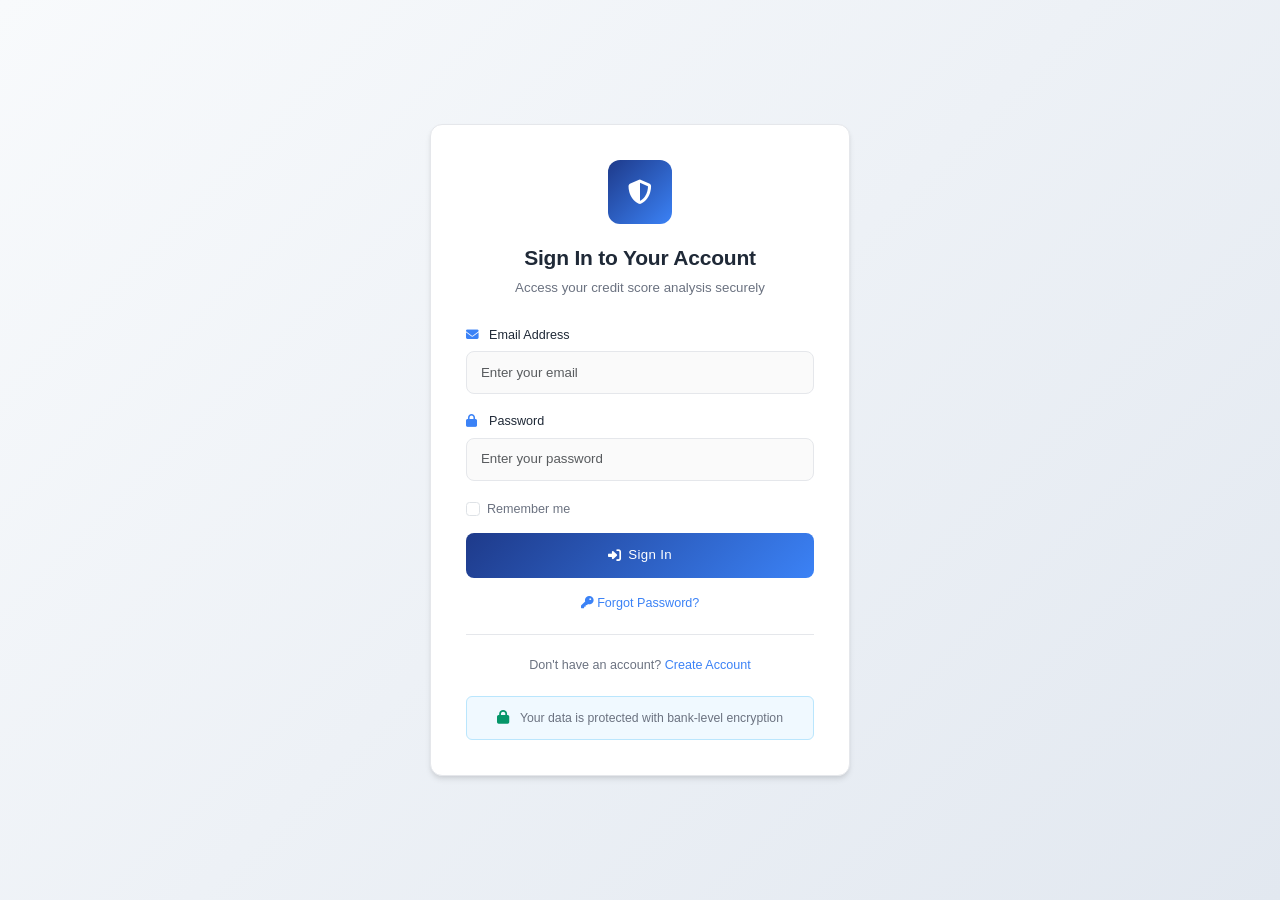
<file: index.html>
<!DOCTYPE html>
<html xmlns:th="http://www.thymeleaf.org" lang="en">
<head>
    <meta charset="UTF-8">
    <meta name="viewport" content="width=device-width, initial-scale=1.0">
    <title>SecureBank - Credit Score Analysis</title>
    <link href="https://cdn.jsdelivr.net/npm/bootstrap@5.3.0/dist/css/bootstrap.min.css" rel="stylesheet">
    <link rel="stylesheet" href="https://cdnjs.cloudflare.com/ajax/libs/font-awesome/6.4.0/css/all.min.css">
    <link rel="stylesheet" href="style.css">
</head>
<body>
    <!-- Navigation Bar (shown on upload and dashboard pages) -->
    <nav class="navbar navbar-expand-lg banking-navbar d-none" id="mainNavbar">
        <div class="container">
            <a class="navbar-brand" href="#">
                <i class="fas fa-shield-alt me-2"></i>
                <span>SecureBank</span>
            </a>
            <button class="navbar-toggler" type="button" data-bs-toggle="collapse" data-bs-target="#navbarNav">
                <span class="navbar-toggler-icon"></span>
            </button>
            <div class="collapse navbar-collapse" id="navbarNav">
                <ul class="navbar-nav ms-auto">
                    <li class="nav-item">
                        <a class="nav-link" href="#" onclick="showPage('upload')">
                            <i class="fas fa-upload me-1"></i> Upload
                        </a>
                    </li>
                    <li class="nav-item">
                        <a class="nav-link" href="#" onclick="showPage('dashboard')">
                            <i class="fas fa-chart-line me-1"></i> Dashboard
                        </a>
                    </li>
                    <li class="nav-item">
                        <a class="nav-link" href="#" onclick="logout()">
                            <i class="fas fa-sign-out-alt me-1"></i> Logout
                        </a>
                    </li>
                </ul>
            </div>
        </div>
    </nav>

    <!-- Login Page -->
    <div id="loginPage" class="page-container active">
        <div class="auth-container">
            <div class="auth-card">
                <div class="auth-header">
                    <div class="auth-logo">
                        <i class="fas fa-shield-alt"></i>
                    </div>
                    <h2 class="auth-title">Sign In to Your Account</h2>
                    <p class="auth-subtitle">Access your credit score analysis securely</p>
                </div>
                
                <form th:action="@{/login}" th:object="${loginForm}" method="post" class="auth-form">
                    <div class="form-group">
                        <label class="form-label" for="email">
                            <i class="fas fa-envelope me-2"></i>Email Address
                        </label>
                        <input type="email" 
                               class="form-control" 
                               id="email" 
                               th:field="*{email}" 
                               placeholder="Enter your email"
                               required>
                        <div class="invalid-feedback" th:if="${#fields.hasErrors('email')}" th:errors="*{email}"></div>
                    </div>
                    
                    <div class="form-group">
                        <label class="form-label" for="password">
                            <i class="fas fa-lock me-2"></i>Password
                        </label>
                        <input type="password" 
                               class="form-control" 
                               id="password" 
                               th:field="*{password}" 
                               placeholder="Enter your password"
                               required>
                        <div class="invalid-feedback" th:if="${#fields.hasErrors('password')}" th:errors="*{password}"></div>
                    </div>
                    
                    <div class="form-check mb-3">
                        <input class="form-check-input" type="checkbox" id="rememberMe" th:field="*{rememberMe}">
                        <label class="form-check-label" for="rememberMe">
                            Remember me
                        </label>
                    </div>
                    
                    <button type="submit" class="btn btn-primary btn-auth w-100 mb-3">
                        <i class="fas fa-sign-in-alt me-2"></i>Sign In
                    </button>
                    
                    <div class="auth-links">
                        <a href="#" class="forgot-link" th:href="@{/forgot-password}">
                            <i class="fas fa-key me-1"></i>Forgot Password?
                        </a>
                    </div>
                </form>
                
                <div class="auth-footer">
                    <p>Don't have an account? 
                        <a href="#" class="signup-link" onclick="showPage('signup')" th:href="@{/signup}">
                            Create Account
                        </a>
                    </p>
                </div>
                
                <div class="security-notice">
                    <i class="fas fa-lock me-2"></i>
                    <small>Your data is protected with bank-level encryption</small>
                </div>
            </div>
        </div>
    </div>

    <!-- Sign Up Page -->
    <div id="signupPage" class="page-container">
        <div class="auth-container">
            <div class="auth-card">
                <div class="auth-header">
                    <div class="auth-logo">
                        <i class="fas fa-user-plus"></i>
                    </div>
                    <h2 class="auth-title">Create Your Account</h2>
                    <p class="auth-subtitle">Join thousands of users improving their credit score</p>
                </div>
                
                <form th:action="@{/signup}" th:object="${signupForm}" method="post" class="auth-form">
                    <div class="form-group">
                        <label class="form-label" for="fullName">
                            <i class="fas fa-user me-2"></i>Full Name
                        </label>
                        <input type="text" 
                               class="form-control" 
                               id="fullName" 
                               th:field="*{fullName}" 
                               placeholder="Enter your full name"
                               required>
                        <div class="invalid-feedback" th:if="${#fields.hasErrors('fullName')}" th:errors="*{fullName}"></div>
                    </div>
                    
                    <div class="form-group">
                        <label class="form-label" for="signupEmail">
                            <i class="fas fa-envelope me-2"></i>Email Address
                        </label>
                        <input type="email" 
                               class="form-control" 
                               id="signupEmail" 
                               th:field="*{email}" 
                               placeholder="Enter your email"
                               required>
                        <div class="invalid-feedback" th:if="${#fields.hasErrors('email')}" th:errors="*{email}"></div>
                    </div>
                    
                    <div class="form-group">
                        <label class="form-label" for="phone">
                            <i class="fas fa-phone me-2"></i>Phone Number
                        </label>
                        <input type="tel" 
                               class="form-control" 
                               id="phone" 
                               th:field="*{phone}" 
                               placeholder="Enter your phone number"
                               required>
                        <div class="invalid-feedback" th:if="${#fields.hasErrors('phone')}" th:errors="*{phone}"></div>
                    </div>
                    
                    <div class="form-group">
                        <label class="form-label" for="signupPassword">
                            <i class="fas fa-lock me-2"></i>Password
                        </label>
                        <input type="password" 
                               class="form-control" 
                               id="signupPassword" 
                               th:field="*{password}" 
                               placeholder="Create a strong password"
                               required>
                        <div class="invalid-feedback" th:if="${#fields.hasErrors('password')}" th:errors="*{password}"></div>
                    </div>
                    
                    <div class="form-group">
                        <label class="form-label" for="confirmPassword">
                            <i class="fas fa-lock me-2"></i>Confirm Password
                        </label>
                        <input type="password" 
                               class="form-control" 
                               id="confirmPassword" 
                               th:field="*{confirmPassword}" 
                               placeholder="Confirm your password"
                               required>
                        <div class="invalid-feedback" th:if="${#fields.hasErrors('confirmPassword')}" th:errors="*{confirmPassword}"></div>
                    </div>
                    
                    <div class="form-check mb-3">
                        <input class="form-check-input" type="checkbox" id="agreeTerms" th:field="*{agreeTerms}" required>
                        <label class="form-check-label" for="agreeTerms">
                            I agree to the <a href="#" th:href="@{/terms}">Terms &amp; Conditions</a> and <a href="#" th:href="@{/privacy}">Privacy Policy</a>
                        </label>
                    </div>
                    
                    <button type="submit" class="btn btn-primary btn-auth w-100 mb-3">
                        <i class="fas fa-user-plus me-2"></i>Create Account
                    </button>
                </form>
                
                <div class="auth-footer">
                    <p>Already have an account? 
                        <a href="#" class="login-link" onclick="showPage('login')" th:href="@{/login}">
                            Sign In
                        </a>
                    </p>
                </div>
                
                <div class="security-notice">
                    <i class="fas fa-shield-alt me-2"></i>
                    <small>Your information is secured with 256-bit SSL encryption</small>
                </div>
            </div>
        </div>
    </div>

    <!-- Upload Page -->
    <div id="uploadPage" class="page-container">
        <div class="container mt-4">
            <div class="row justify-content-center">
                <div class="col-lg-8">
                    <div class="upload-header text-center mb-4">
                        <h2>Upload Bank Statements</h2>
                        <p class="text-muted">Upload your bank statements to analyze your credit score</p>
                    </div>
                    
                    <div class="card upload-card">
                        <div class="card-body p-4">
                            <form th:action="@{/upload}" th:object="${uploadForm}" method="post" enctype="multipart/form-data">
                                <div class="upload-zone" id="uploadZone">
                                    <div class="upload-content">
                                        <i class="fas fa-cloud-upload-alt upload-icon"></i>
                                        <h4>Drag and drop files here</h4>
                                        <p class="text-muted mb-3">Or click to select files</p>
                                        <input type="file" 
                                               class="form-control d-none" 
                                               id="fileInput" 
                                               th:field="*{files}" 
                                               multiple 
                                               accept=".pdf,.csv,.xlsx,.xls">
                                        <button type="button" class="btn btn-outline-primary" onclick="document.getElementById('fileInput').click()">
                                            <i class="fas fa-folder-open me-2"></i>Select Files
                                        </button>
                                    </div>
                                </div>
                                
                                <div class="upload-info mt-3">
                                    <div class="row text-center">
                                        <div class="col-md-4">
                                            <i class="fas fa-file-pdf text-danger"></i>
                                            <small class="d-block">PDF</small>
                                        </div>
                                        <div class="col-md-4">
                                            <i class="fas fa-file-csv text-success"></i>
                                            <small class="d-block">CSV</small>
                                        </div>
                                        <div class="col-md-4">
                                            <i class="fas fa-file-excel text-primary"></i>
                                            <small class="d-block">Excel</small>
                                        </div>
                                    </div>
                                    <p class="text-center text-muted mt-2 mb-0">
                                        <small>Maximum file size: 10MB per file</small>
                                    </p>
                                </div>
                                
                                <div class="uploaded-files mt-4" id="uploadedFiles" style="display: none;">
                                    <h6><i class="fas fa-file-alt me-2"></i>Uploaded Files:</h6>
                                    <div class="file-list" id="fileList"></div>
                                </div>
                                
                                <div class="upload-progress mt-3" id="uploadProgress" style="display: none;">
                                    <div class="progress">
                                        <div class="progress-bar progress-bar-striped progress-bar-animated" 
                                             role="progressbar" 
                                             style="width: 0%" 
                                             id="progressBar"></div>
                                    </div>
                                    <small class="text-muted mt-2 d-block" id="progressText">Uploading files...</small>
                                </div>
                                
                                <div class="d-grid gap-2 mt-4">
                                    <button type="submit" class="btn btn-primary btn-lg" id="uploadBtn" disabled>
                                        <i class="fas fa-upload me-2"></i>Upload Documents
                                    </button>
                                    <button type="button" class="btn btn-success btn-lg" id="analyzeBtn" style="display: none;" onclick="analyzeCredit()">
                                        <i class="fas fa-chart-line me-2"></i>Analyze Credit Score
                                    </button>
                                </div>
                            </form>
                        </div>
                    </div>
                    
                    <div class="security-info mt-4">
                        <div class="card">
                            <div class="card-body">
                                <h6><i class="fas fa-shield-alt text-success me-2"></i>Your Data is Secure</h6>
                                <ul class="list-unstyled mb-0">
                                    <li><i class="fas fa-check text-success me-2"></i>Bank-level encryption</li>
                                    <li><i class="fas fa-check text-success me-2"></i>Files processed securely</li>
                                    <li><i class="fas fa-check text-success me-2"></i>Data deleted after analysis</li>
                                </ul>
                            </div>
                        </div>
                    </div>
                </div>
            </div>
        </div>
    </div>

    <!-- Dashboard Page -->
    <div id="dashboardPage" class="page-container">
        <div class="container mt-4">
            <div class="dashboard-header mb-4">
                <div class="row align-items-center">
                    <div class="col">
                        <h2>Credit Score Dashboard</h2>
                        <p class="text-muted mb-0">Your comprehensive credit analysis</p>
                    </div>
                    <div class="col-auto">
                        <span class="badge bg-success fs-6" th:text="'Last Updated: ' + ${lastUpdated}">Last Updated: Today</span>
                    </div>
                </div>
            </div>
            
            <!-- Credit Score Overview -->
            <div class="row mb-4">
                <div class="col-lg-4">
                    <div class="card credit-score-card">
                        <div class="card-body text-center">
                            <h5 class="card-title">Your Credit Score</h5>
                            <div class="credit-score-circle mb-3">
                                <div class="score-value" th:text="${creditScore.value}">750</div>
                                <div class="score-status" th:text="${creditScore.status}">Good</div>
                            </div>
                            <div class="score-range">
                                <small class="text-muted">Range: 300-850</small>
                            </div>
                            <div class="mt-3">
                                <div class="score-bar">
                                    <div class="score-progress" style="width: 60%;"></div>
                                    <div class="score-marker" style="left: 60%;"></div>
                                </div>
                                <div class="d-flex justify-content-between mt-1">
                                    <small>300</small>
                                    <small>850</small>
                                </div>
                            </div>
                        </div>
                    </div>
                </div>
                
                <div class="col-lg-8">
                    <div class="card">
                        <div class="card-body">
                            <h5 class="card-title">Credit Score Breakdown</h5>
                            <div class="breakdown-items">
                                <div class="breakdown-item" th:each="item : ${creditBreakdown}">
                                    <div class="d-flex justify-content-between align-items-center mb-2">
                                        <span th:text="${item.name}">Payment History</span>
                                        <span class="badge bg-primary" th:text="${item.value} + '%'">85%</span>
                                    </div>
                                    <div class="progress progress-sm">
                                        <div class="progress-bar" 
                                             th:style="'width: ' + ${item.value} + '%;'"
                                             style="width: 85%;">
                                        </div>
                                    </div>
                                </div>
                                
                                <!-- Static breakdown items for demo -->
                                <div class="breakdown-item">
                                    <div class="d-flex justify-content-between align-items-center mb-2">
                                        <span>Payment History</span>
                                        <span class="badge bg-primary">85%</span>
                                    </div>
                                    <div class="progress progress-sm">
                                        <div class="progress-bar" style="width: 85%;"></div>
                                    </div>
                                </div>
                                
                                <div class="breakdown-item">
                                    <div class="d-flex justify-content-between align-items-center mb-2">
                                        <span>Credit Utilization</span>
                                        <span class="badge bg-warning">65%</span>
                                    </div>
                                    <div class="progress progress-sm">
                                        <div class="progress-bar bg-warning" style="width: 65%;"></div>
                                    </div>
                                </div>
                                
                                <div class="breakdown-item">
                                    <div class="d-flex justify-content-between align-items-center mb-2">
                                        <span>Credit History Length</span>
                                        <span class="badge bg-info">75%</span>
                                    </div>
                                    <div class="progress progress-sm">
                                        <div class="progress-bar bg-info" style="width: 75%;"></div>
                                    </div>
                                </div>
                                
                                <div class="breakdown-item">
                                    <div class="d-flex justify-content-between align-items-center mb-2">
                                        <span>New Credit Accounts</span>
                                        <span class="badge bg-secondary">70%</span>
                                    </div>
                                    <div class="progress progress-sm">
                                        <div class="progress-bar bg-secondary" style="width: 70%;"></div>
                                    </div>
                                </div>
                                
                                <div class="breakdown-item">
                                    <div class="d-flex justify-content-between align-items-center mb-2">
                                        <span>Credit Mix</span>
                                        <span class="badge bg-success">80%</span>
                                    </div>
                                    <div class="progress progress-sm">
                                        <div class="progress-bar bg-success" style="width: 80%;"></div>
                                    </div>
                                </div>
                            </div>
                        </div>
                    </div>
                </div>
            </div>
            
            <!-- Recommendations &amp; Account Overview -->
            <div class="row mb-4">
                <div class="col-lg-6">
                    <div class="card">
                        <div class="card-header">
                            <h6 class="card-title mb-0">
                                <i class="fas fa-lightbulb me-2 text-warning"></i>Recommendations
                            </h6>
                        </div>
                        <div class="card-body">
                            <div class="recommendations-list">
                                <div class="recommendation-item" th:each="recommendation : ${recommendations}">
                                    <i class="fas fa-arrow-right text-primary me-2"></i>
                                    <span th:text="${recommendation}">Pay down credit card balances</span>
                                </div>
                                
                                <!-- Static recommendations for demo -->
                                <div class="recommendation-item">
                                    <i class="fas fa-arrow-right text-primary me-2"></i>
                                    <span>Pay down credit card balances</span>
                                </div>
                                <div class="recommendation-item">
                                    <i class="fas fa-arrow-right text-primary me-2"></i>
                                    <span>Keep old accounts open</span>
                                </div>
                                <div class="recommendation-item">
                                    <i class="fas fa-arrow-right text-primary me-2"></i>
                                    <span>Limit new credit inquiries</span>
                                </div>
                                <div class="recommendation-item">
                                    <i class="fas fa-arrow-right text-primary me-2"></i>
                                    <span>Set up automatic payments</span>
                                </div>
                            </div>
                        </div>
                    </div>
                </div>
                
                <div class="col-lg-6">
                    <div class="card">
                        <div class="card-header">
                            <h6 class="card-title mb-0">
                                <i class="fas fa-chart-pie me-2 text-info"></i>Account Overview
                            </h6>
                        </div>
                        <div class="card-body">
                            <div class="row g-3">
                                <div class="col-6">
                                    <div class="overview-stat">
                                        <div class="stat-value">$12,450</div>
                                        <div class="stat-label">Total Credit Limit</div>
                                    </div>
                                </div>
                                <div class="col-6">
                                    <div class="overview-stat">
                                        <div class="stat-value">$3,280</div>
                                        <div class="stat-label">Current Balance</div>
                                    </div>
                                </div>
                                <div class="col-6">
                                    <div class="overview-stat">
                                        <div class="stat-value">26%</div>
                                        <div class="stat-label">Utilization Rate</div>
                                    </div>
                                </div>
                                <div class="col-6">
                                    <div class="overview-stat">
                                        <div class="stat-value">7</div>
                                        <div class="stat-label">Active Accounts</div>
                                    </div>
                                </div>
                            </div>
                        </div>
                    </div>
                </div>
            </div>
            
            <!-- Recent Transactions -->
            <div class="row">
                <div class="col-12">
                    <div class="card">
                        <div class="card-header">
                            <h6 class="card-title mb-0">
                                <i class="fas fa-history me-2 text-secondary"></i>Recent Transaction Analysis
                            </h6>
                        </div>
                        <div class="card-body">
                            <div class="table-responsive">
                                <table class="table table-hover">
                                    <thead>
                                        <tr>
                                            <th>Date</th>
                                            <th>Description</th>
                                            <th>Category</th>
                                            <th>Amount</th>
                                            <th>Impact</th>
                                        </tr>
                                    </thead>
                                    <tbody>
                                        <tr th:each="transaction : ${recentTransactions}">
                                            <td th:text="${transaction.date}">2024-01-15</td>
                                            <td th:text="${transaction.description}">Credit Card Payment</td>
                                            <td>
                                                <span class="badge bg-light text-dark" th:text="${transaction.category}">Payment</span>
                                            </td>
                                            <td th:text="${transaction.amount}">$500.00</td>
                                            <td>
                                                <span class="badge bg-success" th:text="${transaction.impact}">Positive</span>
                                            </td>
                                        </tr>
                                        
                                        <!-- Static transactions for demo -->
                                        <tr>
                                            <td>2024-01-15</td>
                                            <td>Credit Card Payment</td>
                                            <td><span class="badge bg-success">Payment</span></td>
                                            <td>$500.00</td>
                                            <td><span class="badge bg-success">Positive</span></td>
                                        </tr>
                                        <tr>
                                            <td>2024-01-12</td>
                                            <td>Online Purchase</td>
                                            <td><span class="badge bg-primary">Purchase</span></td>
                                            <td>$125.50</td>
                                            <td><span class="badge bg-warning">Neutral</span></td>
                                        </tr>
                                        <tr>
                                            <td>2024-01-10</td>
                                            <td>Salary Deposit</td>
                                            <td><span class="badge bg-info">Income</span></td>
                                            <td>$3,200.00</td>
                                            <td><span class="badge bg-success">Positive</span></td>
                                        </tr>
                                        <tr>
                                            <td>2024-01-08</td>
                                            <td>Rent Payment</td>
                                            <td><span class="badge bg-secondary">Bills</span></td>
                                            <td>$1,200.00</td>
                                            <td><span class="badge bg-success">Positive</span></td>
                                        </tr>
                                    </tbody>
                                </table>
                            </div>
                        </div>
                    </div>
                </div>
            </div>
        </div>
    </div>

    <!-- Scripts -->
    <script src="https://cdn.jsdelivr.net/npm/bootstrap@5.3.0/dist/js/bootstrap.bundle.min.js"></script>
    <script src="app.js"></script>
</body>
</html>
</file>
<file: style.css>
:root {
  /* Primitive Color Tokens */
  --color-white: rgba(255, 255, 255, 1);
  --color-black: rgba(0, 0, 0, 1);
  --color-cream-50: rgba(252, 252, 249, 1);
  --color-cream-100: rgba(255, 255, 253, 1);
  --color-gray-200: rgba(245, 245, 245, 1);
  --color-gray-300: rgba(167, 169, 169, 1);
  --color-gray-400: rgba(119, 124, 124, 1);
  --color-slate-500: rgba(98, 108, 113, 1);
  --color-brown-600: rgba(94, 82, 64, 1);
  --color-charcoal-700: rgba(31, 33, 33, 1);
  --color-charcoal-800: rgba(38, 40, 40, 1);
  --color-slate-900: rgba(19, 52, 59, 1);
  --color-teal-300: rgba(50, 184, 198, 1);
  --color-teal-400: rgba(45, 166, 178, 1);
  --color-teal-500: rgba(33, 128, 141, 1);
  --color-teal-600: rgba(29, 116, 128, 1);
  --color-teal-700: rgba(26, 104, 115, 1);
  --color-teal-800: rgba(41, 150, 161, 1);
  --color-red-400: rgba(255, 84, 89, 1);
  --color-red-500: rgba(192, 21, 47, 1);
  --color-orange-400: rgba(230, 129, 97, 1);
  --color-orange-500: rgba(168, 75, 47, 1);

  /* RGB versions for opacity control */
  --color-brown-600-rgb: 94, 82, 64;
  --color-teal-500-rgb: 33, 128, 141;
  --color-slate-900-rgb: 19, 52, 59;
  --color-slate-500-rgb: 98, 108, 113;
  --color-red-500-rgb: 192, 21, 47;
  --color-red-400-rgb: 255, 84, 89;
  --color-orange-500-rgb: 168, 75, 47;
  --color-orange-400-rgb: 230, 129, 97;

  /* Background color tokens (Light Mode) */
  --color-bg-1: rgba(59, 130, 246, 0.08); /* Light blue */
  --color-bg-2: rgba(245, 158, 11, 0.08); /* Light yellow */
  --color-bg-3: rgba(34, 197, 94, 0.08); /* Light green */
  --color-bg-4: rgba(239, 68, 68, 0.08); /* Light red */
  --color-bg-5: rgba(147, 51, 234, 0.08); /* Light purple */
  --color-bg-6: rgba(249, 115, 22, 0.08); /* Light orange */
  --color-bg-7: rgba(236, 72, 153, 0.08); /* Light pink */
  --color-bg-8: rgba(6, 182, 212, 0.08); /* Light cyan */

  /* Semantic Color Tokens (Light Mode) */
  --color-background: var(--color-cream-50);
  --color-surface: var(--color-cream-100);
  --color-text: var(--color-slate-900);
  --color-text-secondary: var(--color-slate-500);
  --color-primary: var(--color-teal-500);
  --color-primary-hover: var(--color-teal-600);
  --color-primary-active: var(--color-teal-700);
  --color-secondary: rgba(var(--color-brown-600-rgb), 0.12);
  --color-secondary-hover: rgba(var(--color-brown-600-rgb), 0.2);
  --color-secondary-active: rgba(var(--color-brown-600-rgb), 0.25);
  --color-border: rgba(var(--color-brown-600-rgb), 0.2);
  --color-btn-primary-text: var(--color-cream-50);
  --color-card-border: rgba(var(--color-brown-600-rgb), 0.12);
  --color-card-border-inner: rgba(var(--color-brown-600-rgb), 0.12);
  --color-error: var(--color-red-500);
  --color-success: var(--color-teal-500);
  --color-warning: var(--color-orange-500);
  --color-info: var(--color-slate-500);
  --color-focus-ring: rgba(var(--color-teal-500-rgb), 0.4);
  --color-select-caret: rgba(var(--color-slate-900-rgb), 0.8);

  /* Common style patterns */
  --focus-ring: 0 0 0 3px var(--color-focus-ring);
  --focus-outline: 2px solid var(--color-primary);
  --status-bg-opacity: 0.15;
  --status-border-opacity: 0.25;
  --select-caret-light: url("data:image/svg+xml,%3Csvg xmlns='http://www.w3.org/2000/svg' width='16' height='16' viewBox='0 0 24 24' fill='none' stroke='%23134252' stroke-width='2' stroke-linecap='round' stroke-linejoin='round'%3E%3Cpolyline points='6 9 12 15 18 9'%3E%3C/polyline%3E%3C/svg%3E");
  --select-caret-dark: url("data:image/svg+xml,%3Csvg xmlns='http://www.w3.org/2000/svg' width='16' height='16' viewBox='0 0 24 24' fill='none' stroke='%23f5f5f5' stroke-width='2' stroke-linecap='round' stroke-linejoin='round'%3E%3Cpolyline points='6 9 12 15 18 9'%3E%3C/polyline%3E%3C/svg%3E");

  /* RGB versions for opacity control */
  --color-success-rgb: 33, 128, 141;
  --color-error-rgb: 192, 21, 47;
  --color-warning-rgb: 168, 75, 47;
  --color-info-rgb: 98, 108, 113;

  /* Typography */
  --font-family-base: "FKGroteskNeue", "Geist", "Inter", -apple-system,
    BlinkMacSystemFont, "Segoe UI", Roboto, sans-serif;
  --font-family-mono: "Berkeley Mono", ui-monospace, SFMono-Regular, Menlo,
    Monaco, Consolas, monospace;
  --font-size-xs: 11px;
  --font-size-sm: 12px;
  --font-size-base: 14px;
  --font-size-md: 14px;
  --font-size-lg: 16px;
  --font-size-xl: 18px;
  --font-size-2xl: 20px;
  --font-size-3xl: 24px;
  --font-size-4xl: 30px;
  --font-weight-normal: 400;
  --font-weight-medium: 500;
  --font-weight-semibold: 550;
  --font-weight-bold: 600;
  --line-height-tight: 1.2;
  --line-height-normal: 1.5;
  --letter-spacing-tight: -0.01em;

  /* Spacing */
  --space-0: 0;
  --space-1: 1px;
  --space-2: 2px;
  --space-4: 4px;
  --space-6: 6px;
  --space-8: 8px;
  --space-10: 10px;
  --space-12: 12px;
  --space-16: 16px;
  --space-20: 20px;
  --space-24: 24px;
  --space-32: 32px;

  /* Border Radius */
  --radius-sm: 6px;
  --radius-base: 8px;
  --radius-md: 10px;
  --radius-lg: 12px;
  --radius-full: 9999px;

  /* Shadows */
  --shadow-xs: 0 1px 2px rgba(0, 0, 0, 0.02);
  --shadow-sm: 0 1px 3px rgba(0, 0, 0, 0.04), 0 1px 2px rgba(0, 0, 0, 0.02);
  --shadow-md: 0 4px 6px -1px rgba(0, 0, 0, 0.04),
    0 2px 4px -1px rgba(0, 0, 0, 0.02);
  --shadow-lg: 0 10px 15px -3px rgba(0, 0, 0, 0.04),
    0 4px 6px -2px rgba(0, 0, 0, 0.02);
  --shadow-inset-sm: inset 0 1px 0 rgba(255, 255, 255, 0.15),
    inset 0 -1px 0 rgba(0, 0, 0, 0.03);

  /* Animation */
  --duration-fast: 150ms;
  --duration-normal: 250ms;
  --ease-standard: cubic-bezier(0.16, 1, 0.3, 1);

  /* Layout */
  --container-sm: 640px;
  --container-md: 768px;
  --container-lg: 1024px;
  --container-xl: 1280px;
}

/* Dark mode colors */
@media (prefers-color-scheme: dark) {
  :root {
    /* RGB versions for opacity control (Dark Mode) */
    --color-gray-400-rgb: 119, 124, 124;
    --color-teal-300-rgb: 50, 184, 198;
    --color-gray-300-rgb: 167, 169, 169;
    --color-gray-200-rgb: 245, 245, 245;

    /* Background color tokens (Dark Mode) */
    --color-bg-1: rgba(29, 78, 216, 0.15); /* Dark blue */
    --color-bg-2: rgba(180, 83, 9, 0.15); /* Dark yellow */
    --color-bg-3: rgba(21, 128, 61, 0.15); /* Dark green */
    --color-bg-4: rgba(185, 28, 28, 0.15); /* Dark red */
    --color-bg-5: rgba(107, 33, 168, 0.15); /* Dark purple */
    --color-bg-6: rgba(194, 65, 12, 0.15); /* Dark orange */
    --color-bg-7: rgba(190, 24, 93, 0.15); /* Dark pink */
    --color-bg-8: rgba(8, 145, 178, 0.15); /* Dark cyan */

    /* Semantic Color Tokens (Dark Mode) */
    --color-background: var(--color-charcoal-700);
    --color-surface: var(--color-charcoal-800);
    --color-text: var(--color-gray-200);
    --color-text-secondary: rgba(var(--color-gray-300-rgb), 0.7);
    --color-primary: var(--color-teal-300);
    --color-primary-hover: var(--color-teal-400);
    --color-primary-active: var(--color-teal-800);
    --color-secondary: rgba(var(--color-gray-400-rgb), 0.15);
    --color-secondary-hover: rgba(var(--color-gray-400-rgb), 0.25);
    --color-secondary-active: rgba(var(--color-gray-400-rgb), 0.3);
    --color-border: rgba(var(--color-gray-400-rgb), 0.3);
    --color-error: var(--color-red-400);
    --color-success: var(--color-teal-300);
    --color-warning: var(--color-orange-400);
    --color-info: var(--color-gray-300);
    --color-focus-ring: rgba(var(--color-teal-300-rgb), 0.4);
    --color-btn-primary-text: var(--color-slate-900);
    --color-card-border: rgba(var(--color-gray-400-rgb), 0.2);
    --color-card-border-inner: rgba(var(--color-gray-400-rgb), 0.15);
    --shadow-inset-sm: inset 0 1px 0 rgba(255, 255, 255, 0.1),
      inset 0 -1px 0 rgba(0, 0, 0, 0.15);
    --button-border-secondary: rgba(var(--color-gray-400-rgb), 0.2);
    --color-border-secondary: rgba(var(--color-gray-400-rgb), 0.2);
    --color-select-caret: rgba(var(--color-gray-200-rgb), 0.8);

    /* Common style patterns - updated for dark mode */
    --focus-ring: 0 0 0 3px var(--color-focus-ring);
    --focus-outline: 2px solid var(--color-primary);
    --status-bg-opacity: 0.15;
    --status-border-opacity: 0.25;
    --select-caret-light: url("data:image/svg+xml,%3Csvg xmlns='http://www.w3.org/2000/svg' width='16' height='16' viewBox='0 0 24 24' fill='none' stroke='%23134252' stroke-width='2' stroke-linecap='round' stroke-linejoin='round'%3E%3Cpolyline points='6 9 12 15 18 9'%3E%3C/polyline%3E%3C/svg%3E");
    --select-caret-dark: url("data:image/svg+xml,%3Csvg xmlns='http://www.w3.org/2000/svg' width='16' height='16' viewBox='0 0 24 24' fill='none' stroke='%23f5f5f5' stroke-width='2' stroke-linecap='round' stroke-linejoin='round'%3E%3Cpolyline points='6 9 12 15 18 9'%3E%3C/polyline%3E%3C/svg%3E");

    /* RGB versions for dark mode */
    --color-success-rgb: var(--color-teal-300-rgb);
    --color-error-rgb: var(--color-red-400-rgb);
    --color-warning-rgb: var(--color-orange-400-rgb);
    --color-info-rgb: var(--color-gray-300-rgb);
  }
}

/* Data attribute for manual theme switching */
[data-color-scheme="dark"] {
  /* RGB versions for opacity control (dark mode) */
  --color-gray-400-rgb: 119, 124, 124;
  --color-teal-300-rgb: 50, 184, 198;
  --color-gray-300-rgb: 167, 169, 169;
  --color-gray-200-rgb: 245, 245, 245;

  /* Colorful background palette - Dark Mode */
  --color-bg-1: rgba(29, 78, 216, 0.15); /* Dark blue */
  --color-bg-2: rgba(180, 83, 9, 0.15); /* Dark yellow */
  --color-bg-3: rgba(21, 128, 61, 0.15); /* Dark green */
  --color-bg-4: rgba(185, 28, 28, 0.15); /* Dark red */
  --color-bg-5: rgba(107, 33, 168, 0.15); /* Dark purple */
  --color-bg-6: rgba(194, 65, 12, 0.15); /* Dark orange */
  --color-bg-7: rgba(190, 24, 93, 0.15); /* Dark pink */
  --color-bg-8: rgba(8, 145, 178, 0.15); /* Dark cyan */

  /* Semantic Color Tokens (Dark Mode) */
  --color-background: var(--color-charcoal-700);
  --color-surface: var(--color-charcoal-800);
  --color-text: var(--color-gray-200);
  --color-text-secondary: rgba(var(--color-gray-300-rgb), 0.7);
  --color-primary: var(--color-teal-300);
  --color-primary-hover: var(--color-teal-400);
  --color-primary-active: var(--color-teal-800);
  --color-secondary: rgba(var(--color-gray-400-rgb), 0.15);
  --color-secondary-hover: rgba(var(--color-gray-400-rgb), 0.25);
  --color-secondary-active: rgba(var(--color-gray-400-rgb), 0.3);
  --color-border: rgba(var(--color-gray-400-rgb), 0.3);
  --color-error: var(--color-red-400);
  --color-success: var(--color-teal-300);
  --color-warning: var(--color-orange-400);
  --color-info: var(--color-gray-300);
  --color-focus-ring: rgba(var(--color-teal-300-rgb), 0.4);
  --color-btn-primary-text: var(--color-slate-900);
  --color-card-border: rgba(var(--color-gray-400-rgb), 0.15);
  --color-card-border-inner: rgba(var(--color-gray-400-rgb), 0.15);
  --shadow-inset-sm: inset 0 1px 0 rgba(255, 255, 255, 0.1),
    inset 0 -1px 0 rgba(0, 0, 0, 0.15);
  --color-border-secondary: rgba(var(--color-gray-400-rgb), 0.2);
  --color-select-caret: rgba(var(--color-gray-200-rgb), 0.8);

  /* Common style patterns - updated for dark mode */
  --focus-ring: 0 0 0 3px var(--color-focus-ring);
  --focus-outline: 2px solid var(--color-primary);
  --status-bg-opacity: 0.15;
  --status-border-opacity: 0.25;
  --select-caret-light: url("data:image/svg+xml,%3Csvg xmlns='http://www.w3.org/2000/svg' width='16' height='16' viewBox='0 0 24 24' fill='none' stroke='%23134252' stroke-width='2' stroke-linecap='round' stroke-linejoin='round'%3E%3Cpolyline points='6 9 12 15 18 9'%3E%3C/polyline%3E%3C/svg%3E");
  --select-caret-dark: url("data:image/svg+xml,%3Csvg xmlns='http://www.w3.org/2000/svg' width='16' height='16' viewBox='0 0 24 24' fill='none' stroke='%23f5f5f5' stroke-width='2' stroke-linecap='round' stroke-linejoin='round'%3E%3Cpolyline points='6 9 12 15 18 9'%3E%3C/polyline%3E%3C/svg%3E");

  /* RGB versions for dark mode */
  --color-success-rgb: var(--color-teal-300-rgb);
  --color-error-rgb: var(--color-red-400-rgb);
  --color-warning-rgb: var(--color-orange-400-rgb);
  --color-info-rgb: var(--color-gray-300-rgb);
}

[data-color-scheme="light"] {
  /* RGB versions for opacity control (light mode) */
  --color-brown-600-rgb: 94, 82, 64;
  --color-teal-500-rgb: 33, 128, 141;
  --color-slate-900-rgb: 19, 52, 59;

  /* Semantic Color Tokens (Light Mode) */
  --color-background: var(--color-cream-50);
  --color-surface: var(--color-cream-100);
  --color-text: var(--color-slate-900);
  --color-text-secondary: var(--color-slate-500);
  --color-primary: var(--color-teal-500);
  --color-primary-hover: var(--color-teal-600);
  --color-primary-active: var(--color-teal-700);
  --color-secondary: rgba(var(--color-brown-600-rgb), 0.12);
  --color-secondary-hover: rgba(var(--color-brown-600-rgb), 0.2);
  --color-secondary-active: rgba(var(--color-brown-600-rgb), 0.25);
  --color-border: rgba(var(--color-brown-600-rgb), 0.2);
  --color-btn-primary-text: var(--color-cream-50);
  --color-card-border: rgba(var(--color-brown-600-rgb), 0.12);
  --color-card-border-inner: rgba(var(--color-brown-600-rgb), 0.12);
  --color-error: var(--color-red-500);
  --color-success: var(--color-teal-500);
  --color-warning: var(--color-orange-500);
  --color-info: var(--color-slate-500);
  --color-focus-ring: rgba(var(--color-teal-500-rgb), 0.4);

  /* RGB versions for light mode */
  --color-success-rgb: var(--color-teal-500-rgb);
  --color-error-rgb: var(--color-red-500-rgb);
  --color-warning-rgb: var(--color-orange-500-rgb);
  --color-info-rgb: var(--color-slate-500-rgb);
}

/* Base styles */
html {
  font-size: var(--font-size-base);
  font-family: var(--font-family-base);
  line-height: var(--line-height-normal);
  color: var(--color-text);
  background-color: var(--color-background);
  -webkit-font-smoothing: antialiased;
  box-sizing: border-box;
}

body {
  margin: 0;
  padding: 0;
}

*,
*::before,
*::after {
  box-sizing: inherit;
}

/* Typography */
h1,
h2,
h3,
h4,
h5,
h6 {
  margin: 0;
  font-weight: var(--font-weight-semibold);
  line-height: var(--line-height-tight);
  color: var(--color-text);
  letter-spacing: var(--letter-spacing-tight);
}

h1 {
  font-size: var(--font-size-4xl);
}
h2 {
  font-size: var(--font-size-3xl);
}
h3 {
  font-size: var(--font-size-2xl);
}
h4 {
  font-size: var(--font-size-xl);
}
h5 {
  font-size: var(--font-size-lg);
}
h6 {
  font-size: var(--font-size-md);
}

p {
  margin: 0 0 var(--space-16) 0;
}

a {
  color: var(--color-primary);
  text-decoration: none;
  transition: color var(--duration-fast) var(--ease-standard);
}

a:hover {
  color: var(--color-primary-hover);
}

code,
pre {
  font-family: var(--font-family-mono);
  font-size: calc(var(--font-size-base) * 0.95);
  background-color: var(--color-secondary);
  border-radius: var(--radius-sm);
}

code {
  padding: var(--space-1) var(--space-4);
}

pre {
  padding: var(--space-16);
  margin: var(--space-16) 0;
  overflow: auto;
  border: 1px solid var(--color-border);
}

pre code {
  background: none;
  padding: 0;
}

/* Buttons */
.btn {
  display: inline-flex;
  align-items: center;
  justify-content: center;
  padding: var(--space-8) var(--space-16);
  border-radius: var(--radius-base);
  font-size: var(--font-size-base);
  font-weight: 500;
  line-height: 1.5;
  cursor: pointer;
  transition: all var(--duration-normal) var(--ease-standard);
  border: none;
  text-decoration: none;
  position: relative;
}

.btn:focus-visible {
  outline: none;
  box-shadow: var(--focus-ring);
}

.btn--primary {
  background: var(--color-primary);
  color: var(--color-btn-primary-text);
}

.btn--primary:hover {
  background: var(--color-primary-hover);
}

.btn--primary:active {
  background: var(--color-primary-active);
}

.btn--secondary {
  background: var(--color-secondary);
  color: var(--color-text);
}

.btn--secondary:hover {
  background: var(--color-secondary-hover);
}

.btn--secondary:active {
  background: var(--color-secondary-active);
}

.btn--outline {
  background: transparent;
  border: 1px solid var(--color-border);
  color: var(--color-text);
}

.btn--outline:hover {
  background: var(--color-secondary);
}

.btn--sm {
  padding: var(--space-4) var(--space-12);
  font-size: var(--font-size-sm);
  border-radius: var(--radius-sm);
}

.btn--lg {
  padding: var(--space-10) var(--space-20);
  font-size: var(--font-size-lg);
  border-radius: var(--radius-md);
}

.btn--full-width {
  width: 100%;
}

.btn:disabled {
  opacity: 0.5;
  cursor: not-allowed;
}

/* Form elements */
.form-control {
  display: block;
  width: 100%;
  padding: var(--space-8) var(--space-12);
  font-size: var(--font-size-md);
  line-height: 1.5;
  color: var(--color-text);
  background-color: var(--color-surface);
  border: 1px solid var(--color-border);
  border-radius: var(--radius-base);
  transition: border-color var(--duration-fast) var(--ease-standard),
    box-shadow var(--duration-fast) var(--ease-standard);
}

textarea.form-control {
  font-family: var(--font-family-base);
  font-size: var(--font-size-base);
}

select.form-control {
  padding: var(--space-8) var(--space-12);
  -webkit-appearance: none;
  -moz-appearance: none;
  appearance: none;
  background-image: var(--select-caret-light);
  background-repeat: no-repeat;
  background-position: right var(--space-12) center;
  background-size: 16px;
  padding-right: var(--space-32);
}

/* Add a dark mode specific caret */
@media (prefers-color-scheme: dark) {
  select.form-control {
    background-image: var(--select-caret-dark);
  }
}

/* Also handle data-color-scheme */
[data-color-scheme="dark"] select.form-control {
  background-image: var(--select-caret-dark);
}

[data-color-scheme="light"] select.form-control {
  background-image: var(--select-caret-light);
}

.form-control:focus {
  border-color: var(--color-primary);
  outline: var(--focus-outline);
}

.form-label {
  display: block;
  margin-bottom: var(--space-8);
  font-weight: var(--font-weight-medium);
  font-size: var(--font-size-sm);
}

.form-group {
  margin-bottom: var(--space-16);
}

/* Card component */
.card {
  background-color: var(--color-surface);
  border-radius: var(--radius-lg);
  border: 1px solid var(--color-card-border);
  box-shadow: var(--shadow-sm);
  overflow: hidden;
  transition: box-shadow var(--duration-normal) var(--ease-standard);
}

.card:hover {
  box-shadow: var(--shadow-md);
}

.card__body {
  padding: var(--space-16);
}

.card__header,
.card__footer {
  padding: var(--space-16);
  border-bottom: 1px solid var(--color-card-border-inner);
}

/* Status indicators - simplified with CSS variables */
.status {
  display: inline-flex;
  align-items: center;
  padding: var(--space-6) var(--space-12);
  border-radius: var(--radius-full);
  font-weight: var(--font-weight-medium);
  font-size: var(--font-size-sm);
}

.status--success {
  background-color: rgba(
    var(--color-success-rgb, 33, 128, 141),
    var(--status-bg-opacity)
  );
  color: var(--color-success);
  border: 1px solid
    rgba(var(--color-success-rgb, 33, 128, 141), var(--status-border-opacity));
}

.status--error {
  background-color: rgba(
    var(--color-error-rgb, 192, 21, 47),
    var(--status-bg-opacity)
  );
  color: var(--color-error);
  border: 1px solid
    rgba(var(--color-error-rgb, 192, 21, 47), var(--status-border-opacity));
}

.status--warning {
  background-color: rgba(
    var(--color-warning-rgb, 168, 75, 47),
    var(--status-bg-opacity)
  );
  color: var(--color-warning);
  border: 1px solid
    rgba(var(--color-warning-rgb, 168, 75, 47), var(--status-border-opacity));
}

.status--info {
  background-color: rgba(
    var(--color-info-rgb, 98, 108, 113),
    var(--status-bg-opacity)
  );
  color: var(--color-info);
  border: 1px solid
    rgba(var(--color-info-rgb, 98, 108, 113), var(--status-border-opacity));
}

/* Container layout */
.container {
  width: 100%;
  margin-right: auto;
  margin-left: auto;
  padding-right: var(--space-16);
  padding-left: var(--space-16);
}

@media (min-width: 640px) {
  .container {
    max-width: var(--container-sm);
  }
}
@media (min-width: 768px) {
  .container {
    max-width: var(--container-md);
  }
}
@media (min-width: 1024px) {
  .container {
    max-width: var(--container-lg);
  }
}
@media (min-width: 1280px) {
  .container {
    max-width: var(--container-xl);
  }
}

/* Utility classes */
.flex {
  display: flex;
}
.flex-col {
  flex-direction: column;
}
.items-center {
  align-items: center;
}
.justify-center {
  justify-content: center;
}
.justify-between {
  justify-content: space-between;
}
.gap-4 {
  gap: var(--space-4);
}
.gap-8 {
  gap: var(--space-8);
}
.gap-16 {
  gap: var(--space-16);
}

.m-0 {
  margin: 0;
}
.mt-8 {
  margin-top: var(--space-8);
}
.mb-8 {
  margin-bottom: var(--space-8);
}
.mx-8 {
  margin-left: var(--space-8);
  margin-right: var(--space-8);
}
.my-8 {
  margin-top: var(--space-8);
  margin-bottom: var(--space-8);
}

.p-0 {
  padding: 0;
}
.py-8 {
  padding-top: var(--space-8);
  padding-bottom: var(--space-8);
}
.px-8 {
  padding-left: var(--space-8);
  padding-right: var(--space-8);
}
.py-16 {
  padding-top: var(--space-16);
  padding-bottom: var(--space-16);
}
.px-16 {
  padding-left: var(--space-16);
  padding-right: var(--space-16);
}

.block {
  display: block;
}
.hidden {
  display: none;
}

/* Accessibility */
.sr-only {
  position: absolute;
  width: 1px;
  height: 1px;
  padding: 0;
  margin: -1px;
  overflow: hidden;
  clip: rect(0, 0, 0, 0);
  white-space: nowrap;
  border-width: 0;
}

:focus-visible {
  outline: var(--focus-outline);
  outline-offset: 2px;
}

/* Dark mode specifics */
[data-color-scheme="dark"] .btn--outline {
  border: 1px solid var(--color-border-secondary);
}

@font-face {
  font-family: 'FKGroteskNeue';
  src: url('https://r2cdn.perplexity.ai/fonts/FKGroteskNeue.woff2')
    format('woff2');
}

/* END PERPLEXITY DESIGN SYSTEM */
:root {
  /* Banking Color Palette */
  --primary-color: #1e3a8a;
  --secondary-color: #3b82f6;
  --success-color: #059669;
  --warning-color: #d97706;
  --danger-color: #dc2626;
  --light-color: #f8fafc;
  --dark-color: #1f2937;
  --border-color: #e5e7eb;
  --text-muted: #6b7280;
  --card-shadow: 0 4px 6px -1px rgba(0, 0, 0, 0.1), 0 2px 4px -1px rgba(0, 0, 0, 0.06);
  --hover-shadow: 0 10px 15px -3px rgba(0, 0, 0, 0.1), 0 4px 6px -2px rgba(0, 0, 0, 0.05);
}

body {
  font-family: 'Segoe UI', Tahoma, Geneva, Verdana, sans-serif;
  background: linear-gradient(135deg, #f8fafc 0%, #e2e8f0 100%);
  min-height: 100vh;
}

/* Page Container */
.page-container {
  display: none;
  min-height: 100vh;
}

.page-container.active {
  display: block;
}

/* Navigation */
.banking-navbar {
  background: var(--primary-color);
  border-bottom: 1px solid rgba(255, 255, 255, 0.1);
  box-shadow: 0 2px 4px rgba(0, 0, 0, 0.1);
}

.banking-navbar .navbar-brand {
  color: white !important;
  font-weight: 600;
  font-size: 1.25rem;
}

.banking-navbar .navbar-brand i {
  color: #60a5fa;
}

.banking-navbar .nav-link {
  color: rgba(255, 255, 255, 0.8) !important;
  font-weight: 500;
  transition: color 0.3s ease;
}

.banking-navbar .nav-link:hover {
  color: white !important;
}

/* Authentication Styles */
.auth-container {
  display: flex;
  align-items: center;
  justify-content: center;
  min-height: 100vh;
  padding: 2rem 1rem;
}

.auth-card {
  background: white;
  border-radius: 12px;
  padding: 2.5rem;
  width: 100%;
  max-width: 420px;
  box-shadow: var(--card-shadow);
  border: 1px solid var(--border-color);
}

.auth-header {
  text-align: center;
  margin-bottom: 2rem;
}

.auth-logo {
  width: 64px;
  height: 64px;
  background: linear-gradient(135deg, var(--primary-color), var(--secondary-color));
  border-radius: 12px;
  display: flex;
  align-items: center;
  justify-content: center;
  margin: 0 auto 1.5rem;
}

.auth-logo i {
  font-size: 1.75rem;
  color: white;
}

.auth-title {
  color: var(--dark-color);
  font-weight: 600;
  margin-bottom: 0.5rem;
  font-size: 1.5rem;
}

.auth-subtitle {
  color: var(--text-muted);
  margin-bottom: 0;
  font-size: 0.95rem;
}

.auth-form {
  margin-bottom: 1.5rem;
}

.form-group {
  margin-bottom: 1.25rem;
}

.form-label {
  color: var(--dark-color);
  font-weight: 500;
  margin-bottom: 0.5rem;
  font-size: 0.9rem;
}

.form-label i {
  color: var(--secondary-color);
  width: 16px;
}

.form-control {
  border: 1.5px solid var(--border-color);
  border-radius: 8px;
  padding: 0.75rem 1rem;
  font-size: 0.95rem;
  transition: all 0.3s ease;
  background: #fafafa;
}

.form-control:focus {
  border-color: var(--secondary-color);
  box-shadow: 0 0 0 3px rgba(59, 130, 246, 0.1);
  background: white;
}

.form-check {
  margin-bottom: 1rem;
}

.form-check-label {
  color: var(--text-muted);
  font-size: 0.9rem;
}

.form-check-label a {
  color: var(--secondary-color);
  text-decoration: none;
}

.form-check-label a:hover {
  text-decoration: underline;
}

.btn-auth {
  background: linear-gradient(135deg, var(--primary-color), var(--secondary-color));
  border: none;
  border-radius: 8px;
  padding: 0.875rem 1.5rem;
  font-weight: 600;
  font-size: 0.95rem;
  transition: all 0.3s ease;
  text-transform: none;
  letter-spacing: 0.025em;
}

.btn-auth:hover {
  transform: translateY(-1px);
  box-shadow: 0 8px 16px rgba(30, 58, 138, 0.3);
  background: linear-gradient(135deg, #1e40af, #2563eb);
}

.auth-links {
  text-align: center;
}

.forgot-link {
  color: var(--secondary-color);
  text-decoration: none;
  font-size: 0.9rem;
  font-weight: 500;
}

.forgot-link:hover {
  text-decoration: underline;
  color: var(--primary-color);
}

.auth-footer {
  text-align: center;
  padding-top: 1.5rem;
  border-top: 1px solid var(--border-color);
  margin-top: 1.5rem;
}

.auth-footer p {
  color: var(--text-muted);
  margin-bottom: 0;
  font-size: 0.9rem;
}

.signup-link,
.login-link {
  color: var(--secondary-color);
  text-decoration: none;
  font-weight: 500;
}

.signup-link:hover,
.login-link:hover {
  text-decoration: underline;
  color: var(--primary-color);
}

.security-notice {
  background: #f0f9ff;
  border: 1px solid #bae6fd;
  border-radius: 6px;
  padding: 0.75rem;
  text-align: center;
  margin-top: 1.5rem;
}

.security-notice i {
  color: var(--success-color);
}

.security-notice small {
  color: var(--text-muted);
  font-weight: 500;
}

/* Upload Page Styles */
.upload-header h2 {
  color: var(--primary-color);
  font-weight: 600;
}

.upload-card {
  border: none;
  box-shadow: var(--card-shadow);
  border-radius: 12px;
}

.upload-zone {
  border: 2px dashed var(--border-color);
  border-radius: 12px;
  padding: 3rem 2rem;
  text-align: center;
  transition: all 0.3s ease;
  background: #fafafa;
  cursor: pointer;
}

.upload-zone:hover {
  border-color: var(--secondary-color);
  background: #f0f9ff;
}

.upload-zone.drag-over {
  border-color: var(--success-color);
  background: #f0fdf4;
}

.upload-content {
  pointer-events: none;
}

.upload-icon {
  font-size: 3rem;
  color: var(--secondary-color);
  margin-bottom: 1rem;
}

.upload-zone h4 {
  color: var(--dark-color);
  font-weight: 600;
  margin-bottom: 0.5rem;
}

.upload-info {
  background: #f8fafc;
  border-radius: 8px;
  padding: 1.5rem;
}

.upload-info i {
  font-size: 1.5rem;
  margin-bottom: 0.5rem;
}

.uploaded-files {
  background: #f0f9ff;
  border-radius: 8px;
  padding: 1rem;
  border: 1px solid #bae6fd;
}

.file-item {
  display: flex;
  align-items: center;
  justify-content: space-between;
  padding: 0.75rem;
  background: white;
  border-radius: 6px;
  margin-bottom: 0.5rem;
  border: 1px solid #e5e7eb;
}

.file-item:last-child {
  margin-bottom: 0;
}

.file-info {
  display: flex;
  align-items: center;
  gap: 0.75rem;
}

.file-icon {
  font-size: 1.25rem;
}

.file-name {
  font-weight: 500;
  color: var(--dark-color);
}

.file-size {
  color: var(--text-muted);
  font-size: 0.85rem;
}

.file-remove {
  color: var(--danger-color);
  cursor: pointer;
  padding: 0.25rem;
  border-radius: 4px;
  transition: background-color 0.2s ease;
}

.file-remove:hover {
  background: #fef2f2;
}

.progress-sm {
  height: 4px;
}

.security-info .card {
  border: 1px solid #d1fae5;
  background: #f0fdf4;
}

.security-info .card-body {
  padding: 1.25rem;
}

.security-info h6 {
  color: var(--success-color);
  margin-bottom: 0.75rem;
}

.security-info ul li {
  color: var(--text-muted);
  font-size: 0.9rem;
  margin-bottom: 0.25rem;
}

/* Dashboard Styles */
.dashboard-header h2 {
  color: var(--primary-color);
  font-weight: 600;
}

.credit-score-card {
  background: linear-gradient(135deg, var(--primary-color), var(--secondary-color));
  color: white;
  border: none;
  box-shadow: var(--card-shadow);
}

.credit-score-card .card-title {
  color: rgba(255, 255, 255, 0.9);
  font-size: 1rem;
  margin-bottom: 1.5rem;
}

.credit-score-circle {
  position: relative;
  width: 120px;
  height: 120px;
  margin: 0 auto;
  border-radius: 50%;
  background: rgba(255, 255, 255, 0.1);
  border: 3px solid rgba(255, 255, 255, 0.3);
  display: flex;
  flex-direction: column;
  align-items: center;
  justify-content: center;
}

.score-value {
  font-size: 2rem;
  font-weight: 700;
  line-height: 1;
}

.score-status {
  font-size: 0.9rem;
  opacity: 0.9;
  font-weight: 500;
}

.score-range {
  color: rgba(255, 255, 255, 0.8);
  font-size: 0.85rem;
}

.score-bar {
  position: relative;
  height: 6px;
  background: rgba(255, 255, 255, 0.2);
  border-radius: 3px;
  margin-top: 1rem;
}

.score-progress {
  height: 100%;
  background: white;
  border-radius: 3px;
  transition: width 0.5s ease;
}

.score-marker {
  position: absolute;
  top: -2px;
  width: 10px;
  height: 10px;
  background: white;
  border-radius: 50%;
  transform: translateX(-50%);
}

.breakdown-item {
  margin-bottom: 1.5rem;
}

.breakdown-item:last-child {
  margin-bottom: 0;
}

.breakdown-item span {
  font-weight: 500;
  color: var(--dark-color);
}

.recommendations-list {
  max-height: 300px;
  overflow-y: auto;
}

.recommendation-item {
  display: flex;
  align-items: flex-start;
  padding: 0.75rem 0;
  border-bottom: 1px solid #f3f4f6;
  color: var(--text-muted);
  font-size: 0.95rem;
  line-height: 1.4;
}

.recommendation-item:last-child {
  border-bottom: none;
  padding-bottom: 0;
}

.recommendation-item i {
  margin-top: 0.125rem;
  flex-shrink: 0;
}

.overview-stat {
  text-align: center;
  padding: 1rem;
  background: #f8fafc;
  border-radius: 8px;
}

.stat-value {
  font-size: 1.5rem;
  font-weight: 700;
  color: var(--primary-color);
  line-height: 1.2;
}

.stat-label {
  font-size: 0.85rem;
  color: var(--text-muted);
  font-weight: 500;
  margin-top: 0.25rem;
}

.table-responsive {
  border-radius: 8px;
  overflow: hidden;
}

.table {
  margin-bottom: 0;
}

.table th {
  background: var(--light-color);
  color: var(--dark-color);
  font-weight: 600;
  border-bottom: 2px solid var(--border-color);
  padding: 1rem 0.75rem;
  font-size: 0.9rem;
}

.table td {
  padding: 1rem 0.75rem;
  vertical-align: middle;
  border-bottom: 1px solid #f3f4f6;
}

.table-hover tbody tr:hover {
  background: #f8fafc;
}

/* Card Styles */
.card {
  border: none;
  box-shadow: var(--card-shadow);
  border-radius: 12px;
  transition: box-shadow 0.3s ease;
}

.card:hover {
  box-shadow: var(--hover-shadow);
}

.card-header {
  background: white;
  border-bottom: 1px solid #f3f4f6;
  padding: 1.25rem 1.5rem;
  border-radius: 12px 12px 0 0 !important;
}

.card-body {
  padding: 1.5rem;
}

.card-title {
  color: var(--dark-color);
  font-weight: 600;
  margin-bottom: 0;
}

/* Button Styles */
.btn {
  border-radius: 8px;
  font-weight: 500;
  transition: all 0.3s ease;
}

.btn-primary {
  background: linear-gradient(135deg, var(--primary-color), var(--secondary-color));
  border: none;
}

.btn-primary:hover {
  transform: translateY(-1px);
  box-shadow: 0 8px 16px rgba(30, 58, 138, 0.3);
  background: linear-gradient(135deg, #1e40af, #2563eb);
}

.btn-outline-primary {
  border-color: var(--secondary-color);
  color: var(--secondary-color);
}

.btn-outline-primary:hover {
  background: var(--secondary-color);
  border-color: var(--secondary-color);
  transform: translateY(-1px);
}

.btn-success {
  background: linear-gradient(135deg, var(--success-color), #10b981);
  border: none;
}

.btn-success:hover {
  transform: translateY(-1px);
  box-shadow: 0 8px 16px rgba(5, 150, 105, 0.3);
}

/* Badge Styles */
.badge {
  font-weight: 500;
  padding: 0.375rem 0.75rem;
  border-radius: 6px;
}

.badge.fs-6 {
  font-size: 0.9rem !important;
}

/* Progress Bar Styles */
.progress {
  height: 8px;
  border-radius: 4px;
  background: #f3f4f6;
}

.progress-bar {
  border-radius: 4px;
}

.progress-sm {
  height: 6px;
}

/* Responsive Design */
@media (max-width: 768px) {
  .auth-card {
    padding: 2rem 1.5rem;
    margin: 1rem;
  }
  
  .upload-zone {
    padding: 2rem 1rem;
  }
  
  .upload-icon {
    font-size: 2.5rem;
  }
  
  .credit-score-circle {
    width: 100px;
    height: 100px;
  }
  
  .score-value {
    font-size: 1.75rem;
  }
  
  .container {
    padding: 0 1rem;
  }
  
  .card-body {
    padding: 1.25rem;
  }
  
  .table-responsive {
    font-size: 0.9rem;
  }
  
  .breakdown-item {
    margin-bottom: 1rem;
  }
}

@media (max-width: 576px) {
  .auth-header {
    margin-bottom: 1.5rem;
  }
  
  .auth-title {
    font-size: 1.25rem;
  }
  
  .upload-header h2 {
    font-size: 1.5rem;
  }
  
  .dashboard-header h2 {
    font-size: 1.5rem;
  }
  
  .overview-stat {
    padding: 0.75rem;
  }
  
  .stat-value {
    font-size: 1.25rem;
  }
}

/* Animation Classes */
.fade-in {
  animation: fadeIn 0.5s ease-in-out;
}

@keyframes fadeIn {
  from {
    opacity: 0;
    transform: translateY(20px);
  }
  to {
    opacity: 1;
    transform: translateY(0);
  }
}

.slide-up {
  animation: slideUp 0.3s ease-out;
}

@keyframes slideUp {
  from {
    opacity: 0;
    transform: translateY(30px);
  }
  to {
    opacity: 1;
    transform: translateY(0);
  }
}

/* Loading States */
.loading {
  position: relative;
  color: transparent !important;
}

.loading::after {
  content: '';
  position: absolute;
  top: 50%;
  left: 50%;
  width: 16px;
  height: 16px;
  margin: -8px 0 0 -8px;
  border: 2px solid #f3f4f6;
  border-top: 2px solid var(--secondary-color);
  border-radius: 50%;
  animation: spin 1s linear infinite;
}

@keyframes spin {
  0% { transform: rotate(0deg); }
  100% { transform: rotate(360deg); }
}

/* Error States */
.is-invalid {
  border-color: var(--danger-color) !important;
}

.invalid-feedback {
  display: block;
  color: var(--danger-color);
  font-size: 0.85rem;
  margin-top: 0.25rem;
}

/* Success States */
.is-valid {
  border-color: var(--success-color) !important;
}

.valid-feedback {
  display: block;
  color: var(--success-color);
  font-size: 0.85rem;
  margin-top: 0.25rem;
}
</file>
